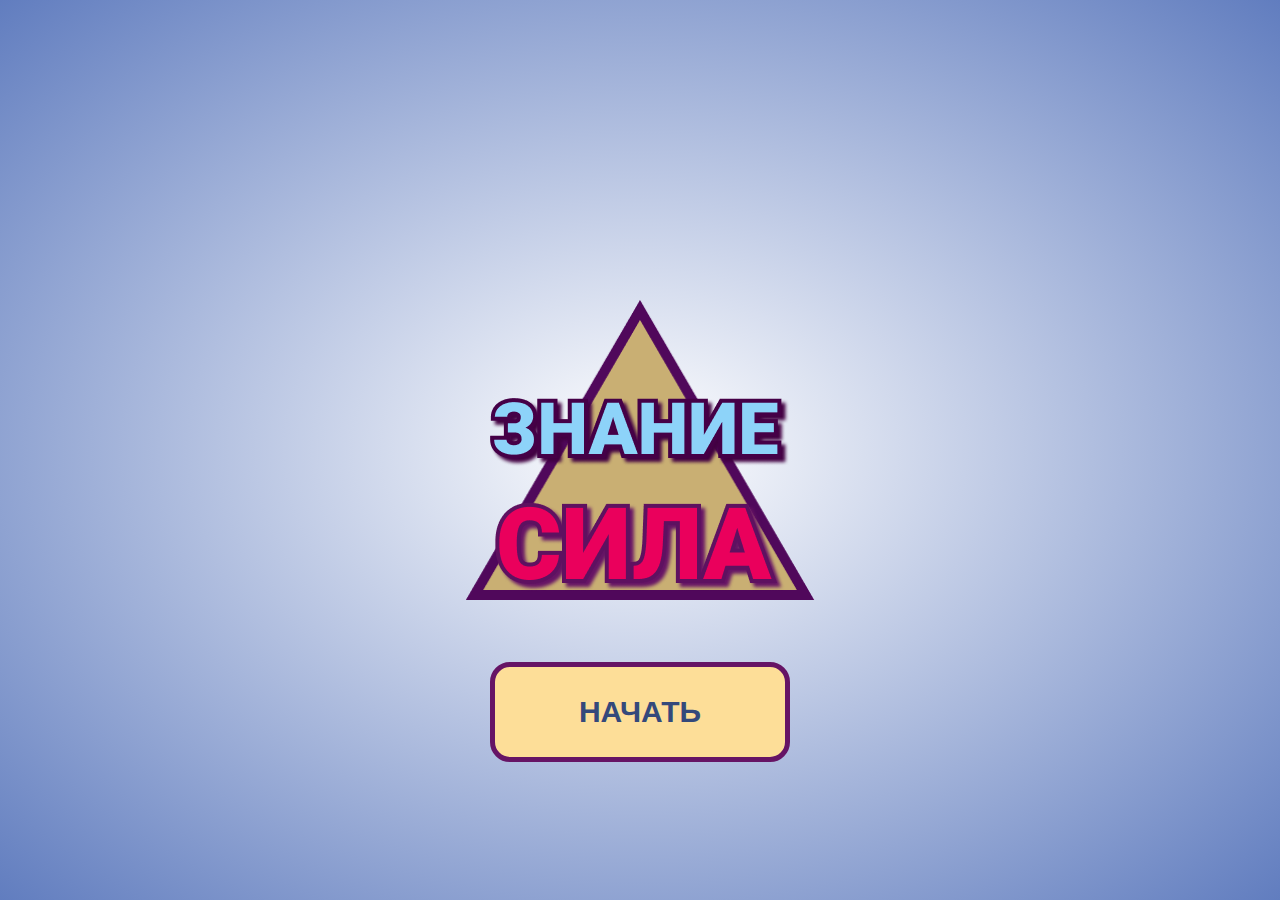
<file: index.html>
<!DOCTYPE html>
<html lang="en">
<head>
    <meta charset="UTF-8">
    <meta http-equiv="X-UA-Compatible" content="IE=edge">
    <meta name="viewport" content="width=device-width, initial-scale=1.0">
    <link rel="stylesheet" type="text/css" href="style.css">
    <link rel="preconnect" href="https://fonts.googleapis.com">
    <link rel="preconnect" href="https://fonts.gstatic.com" crossorigin>
    <link href="https://fonts.googleapis.com/css2?family=Roboto:wght@900&display=swap" rel="stylesheet">
    <title>Знание сила!</title>
</head>
<body>
    <div class="container">
        <div class='ugol'>
            <div class='content knowlege'>
                <img src="know.png"/>
            </div>
            <div class='content power'>
                <p>
                    <img src="power.png"/>
                </p>
            </div>
            <button class="button" class='content'>
                <div>
                    <a href="question1.html" class="start">
                        НАЧАТЬ
                    </a>
                </div>
            </button>
        </div>

    </div>
</body>
</html>
</file>
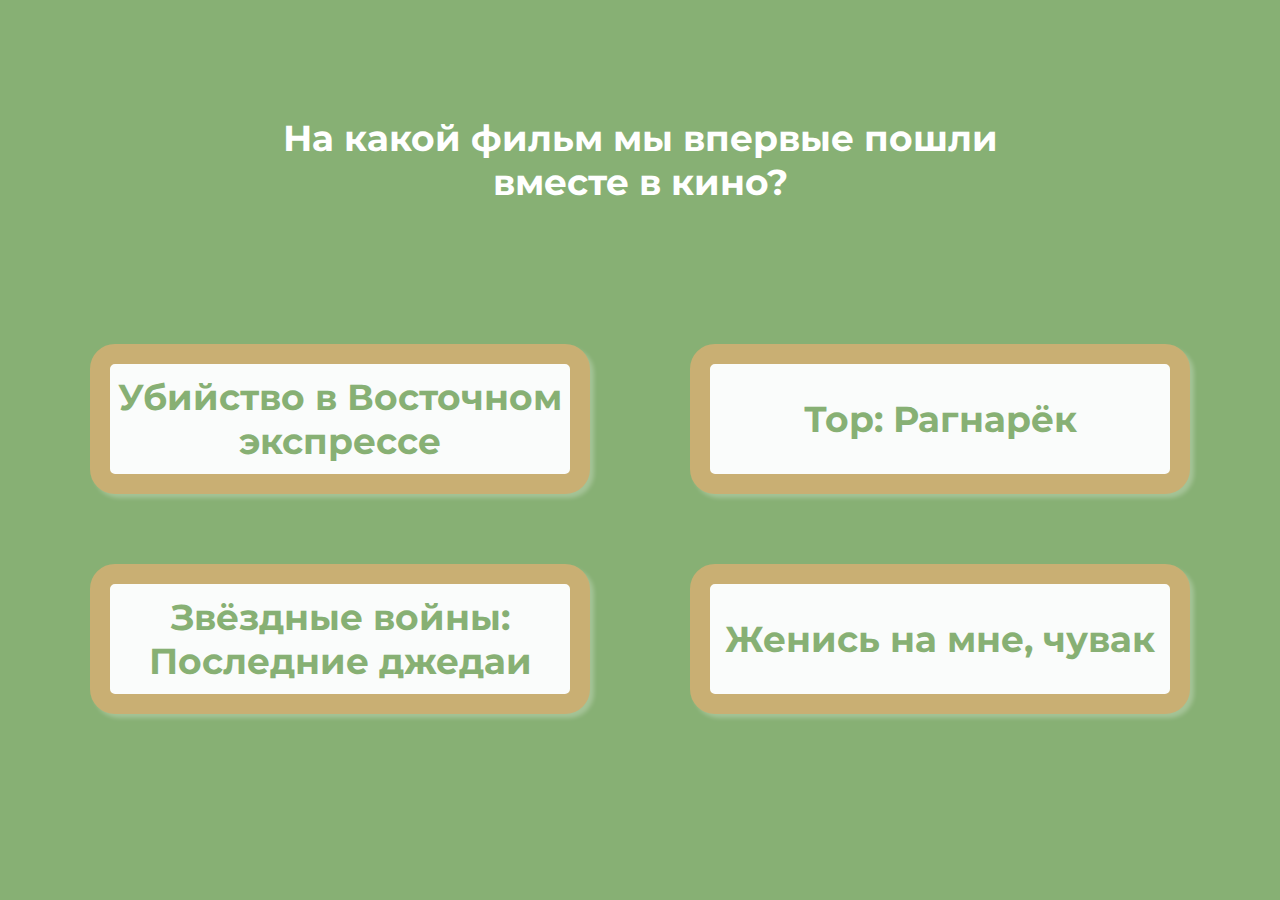
<file: question1.html>
<!DOCTYPE html>
<html lang="en">
<head>
    <meta charset="UTF-8">
    <meta http-equiv="X-UA-Compatible" content="IE=edge">
    <meta name="viewport" content="width=device-width, initial-scale=1.0">
    <link rel="stylesheet" type="text/css" href="style1.css">
    <link rel="preconnect" href="https://fonts.googleapis.com">
    <link rel="preconnect" href="https://fonts.gstatic.com" crossorigin>
    <link href="https://fonts.googleapis.com/css2?family=Roboto:wght@900&display=swap" rel="stylesheet">
    <link rel="preconnect" href="https://fonts.googleapis.com">
    <link rel="preconnect" href="https://fonts.gstatic.com" crossorigin>
    <link href="https://fonts.googleapis.com/css2?family=Montserrat:wght@700&display=swap" rel="stylesheet">    
    <title>Первый вопрос</title>
</head>
<body>
    <div class="container">
        <div class="question">На какой фильм мы впервые пошли вместе в кино?</div>
        <div class="buttons">
            <button class="button" class='content'>
                <div>
                    <a href="question2.html" class="answer">
                        Убийство в Восточном экспрессе
                    </a>
                </div>
            </button>
            <button class="button" class='content'>
                <div>
                    <a href="index.html" class="answer">
                        Тор: Рагнарёк
                    </a>
                </div>
            </button>
            <button class="button" class='content'>
                <div>
                    <a href="index.html" class="answer">
                        Звёздные войны: Последние джедаи
                    </a>
                </div>
            </button>
            <button class="button" class='content'>
                <div>
                    <a href="index.html" class="answer">
                        Женись на мне, чувак
                    </a>
                </div>
            </button>
        </div>
    </div>
</body>
</html>
</file>
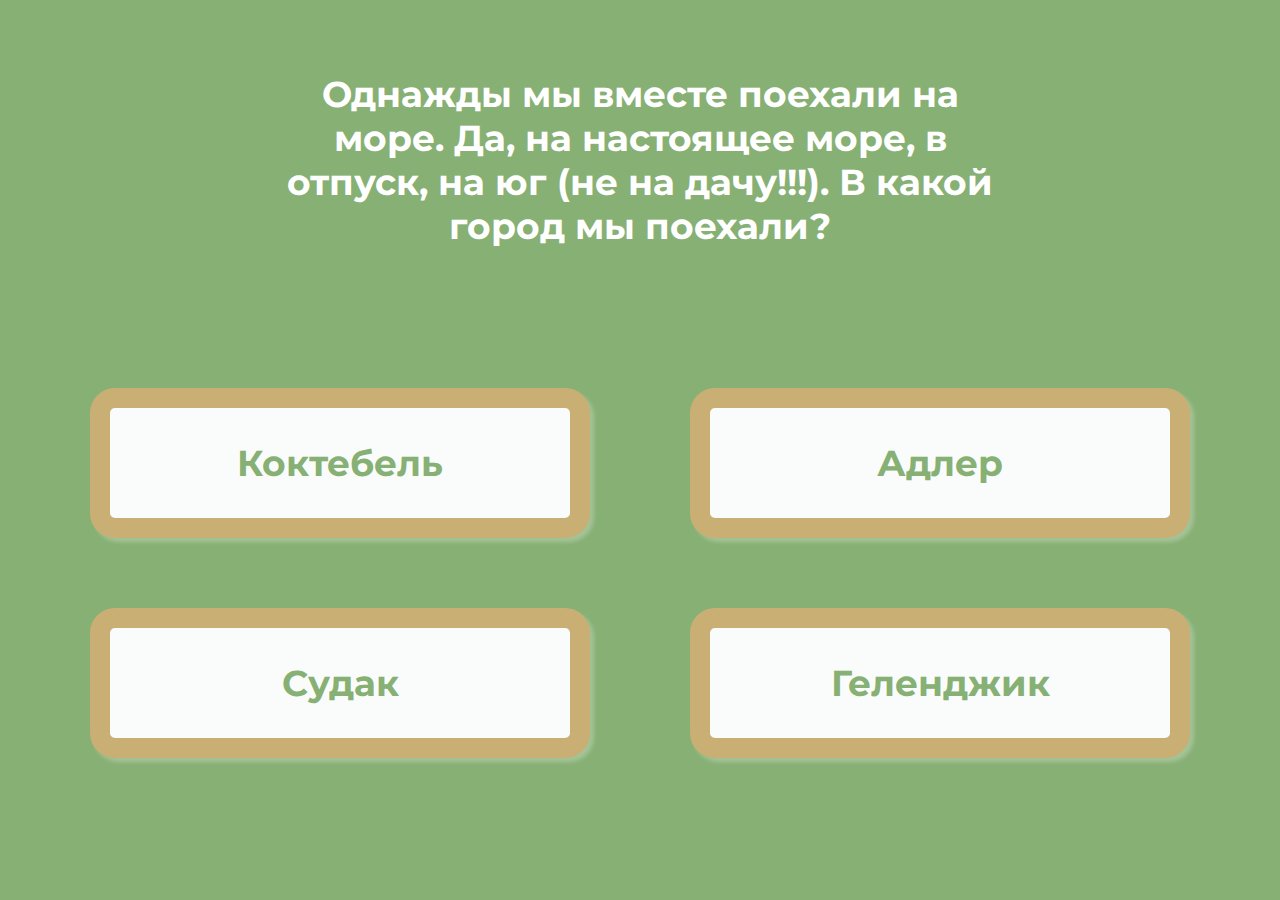
<file: question2.html>
<!DOCTYPE html>
<html lang="en">
<head>
    <meta charset="UTF-8">
    <meta http-equiv="X-UA-Compatible" content="IE=edge">
    <meta name="viewport" content="width=device-width, initial-scale=1.0">
    <link rel="stylesheet" type="text/css" href="style1.css">
    <link rel="preconnect" href="https://fonts.googleapis.com">
    <link rel="preconnect" href="https://fonts.gstatic.com" crossorigin>
    <link href="https://fonts.googleapis.com/css2?family=Roboto:wght@900&display=swap" rel="stylesheet">
    <link rel="preconnect" href="https://fonts.googleapis.com">
    <link rel="preconnect" href="https://fonts.gstatic.com" crossorigin>
    <link href="https://fonts.googleapis.com/css2?family=Montserrat:wght@700&display=swap" rel="stylesheet">    
    <title>Первый вопрос</title>
</head>
<body>
    <div class="container">
        <div class="question">Однажды мы вместе поехали на море. Да, на настоящее море, в отпуск, на юг (не на дачу!!!). В какой город мы поехали?</div>
        <div class="buttons">
            <button class="button" class='content'>
                <div>
                    <a href="true.html" class="answer">
                        Коктебель
                    </a>
                </div>
            </button>
            <button class="button" class='content'>
                <div>
                    <a href="true.html" class="answer">
                        Адлер
                    </a>
                </div>
            </button>
            <button class="button" class='content'>
                <div>
                    <a href="question3.html" class="answer">
                        Судак
                    </a>
                </div>
            </button>
            <button class="button" class='content'>
                <div>
                    <a href="true.html" class="answer">
                        Геленджик
                    </a>
                </div>
            </button>
        </div>
    </div>
</body>
</html>
</file>
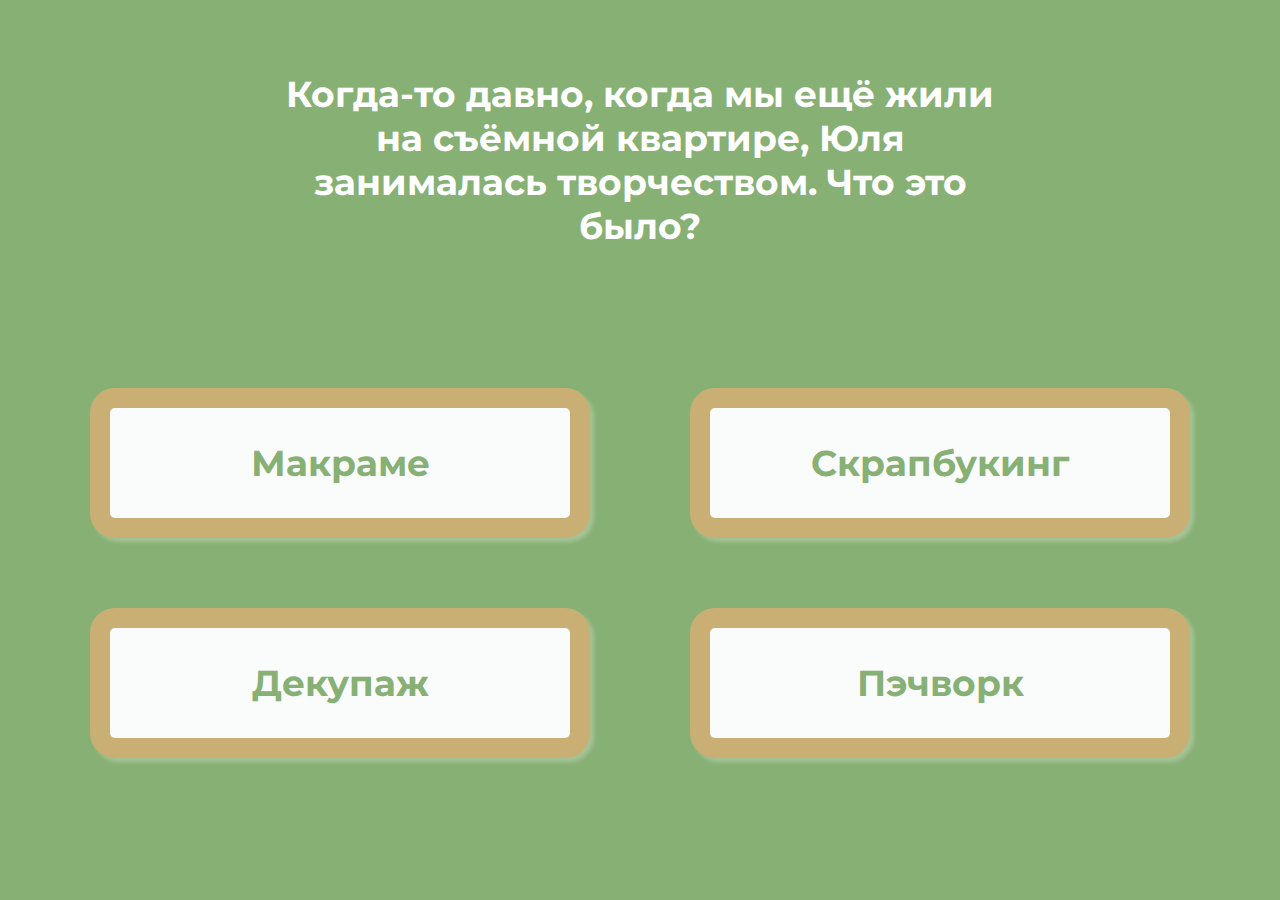
<file: question3.html>
<!DOCTYPE html>
<html lang="en">
<head>
    <meta charset="UTF-8">
    <meta http-equiv="X-UA-Compatible" content="IE=edge">
    <meta name="viewport" content="width=device-width, initial-scale=1.0">
    <link rel="stylesheet" type="text/css" href="style1.css">
    <link rel="preconnect" href="https://fonts.googleapis.com">
    <link rel="preconnect" href="https://fonts.gstatic.com" crossorigin>
    <link href="https://fonts.googleapis.com/css2?family=Roboto:wght@900&display=swap" rel="stylesheet">
    <link rel="preconnect" href="https://fonts.googleapis.com">
    <link rel="preconnect" href="https://fonts.gstatic.com" crossorigin>
    <link href="https://fonts.googleapis.com/css2?family=Montserrat:wght@700&display=swap" rel="stylesheet">    
    <title>Первый вопрос</title>
</head>
<body>
    <div class="container">
        <div class="question">Когда-то давно, когда мы ещё жили на съёмной квартире, Юля занималась творчеством. Что это было?</div>
        <div class="buttons">
            <button class="button" class='content'>
                <div>
                    <a href="true.html" class="answer">
                        Макраме
                    </a>
                </div>
            </button>
            <button class="button" class='content'>
                <div>
                    <a href="question5.html" class="answer">
                        Скрапбукинг
                    </a>
                </div>
            </button>
            <button class="button" class='content'>
                <div>
                    <a href="true.html" class="answer">
                        Декупаж
                    </a>
                </div>
            </button>
            <button class="button" class='content'>
                <div>
                    <a href="true.html" class="answer">
                        Пэчворк
                    </a>
                </div>
            </button>
        </div>
    </div>
</body>
</html>
</file>
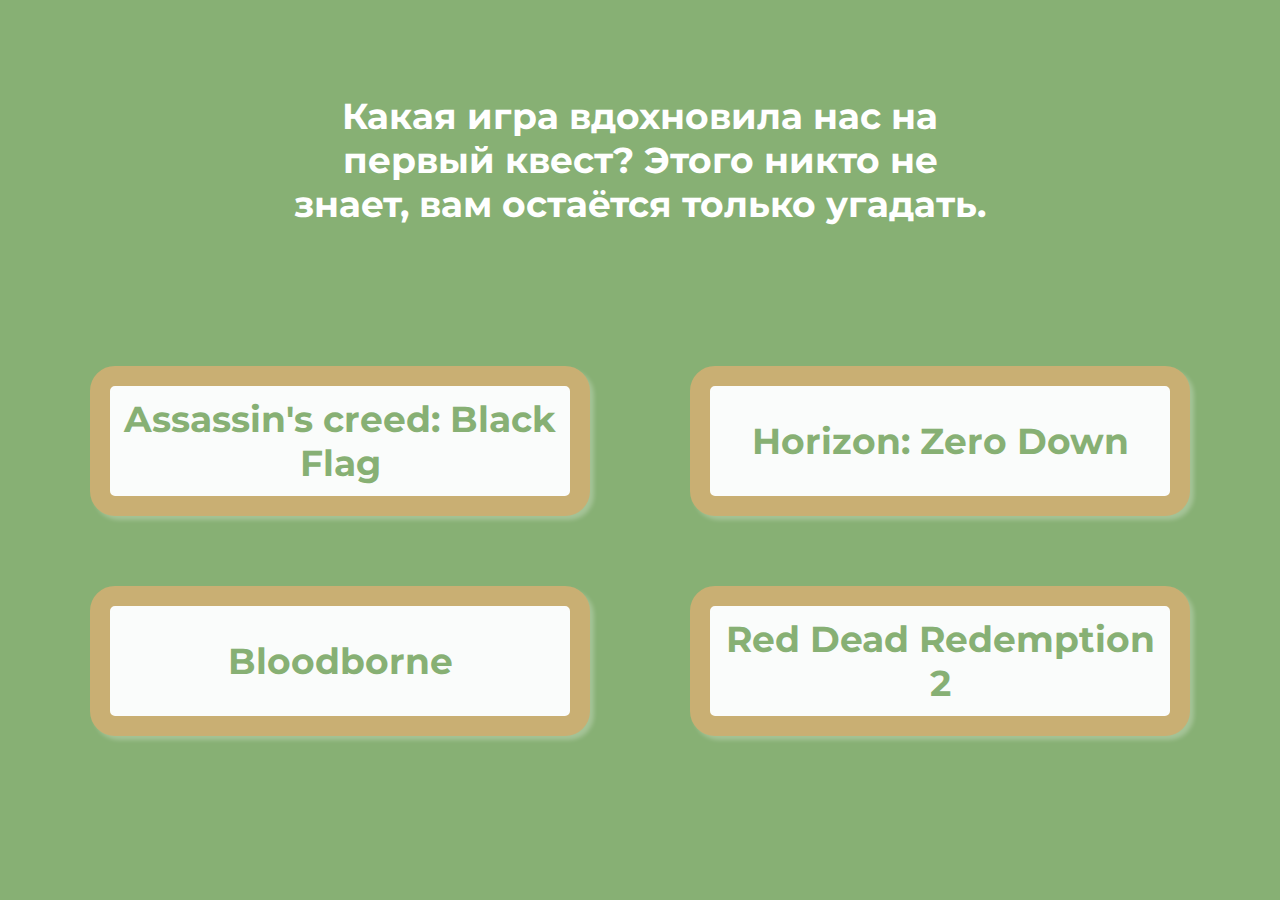
<file: question4.html>
<!DOCTYPE html>
<html lang="en">
<head>
    <meta charset="UTF-8">
    <meta http-equiv="X-UA-Compatible" content="IE=edge">
    <meta name="viewport" content="width=device-width, initial-scale=1.0">
    <link rel="stylesheet" type="text/css" href="style1.css">
    <link rel="preconnect" href="https://fonts.googleapis.com">
    <link rel="preconnect" href="https://fonts.gstatic.com" crossorigin>
    <link href="https://fonts.googleapis.com/css2?family=Roboto:wght@900&display=swap" rel="stylesheet">
    <link rel="preconnect" href="https://fonts.googleapis.com">
    <link rel="preconnect" href="https://fonts.gstatic.com" crossorigin>
    <link href="https://fonts.googleapis.com/css2?family=Montserrat:wght@700&display=swap" rel="stylesheet">    
    <title>Первый вопрос</title>
</head>
<body>
    <div class="container">
        <div class="question">Какая игра вдохновила нас на первый квест? Этого никто не знает, вам остаётся только угадать.</div>
        <div class="buttons">
            <button class="button" class='content'>
                <div>
                    <a href="scroll.html" class="answer">
                        Assassin's creed: Black Flag
                    </a>
                </div>
            </button>
            <button class="button" class='content'>
                <div>
                    <a href="true.html" class="answer">
                        Horizon: Zero Down
                    </a>
                </div>
            </button>
            <button class="button" class='content'>
                <div>
                    <a href="true.html" class="answer">
                        Bloodborne
                    </a>
                </div>
            </button>
            <button class="button" class='content'>
                <div>
                    <a href="true.html" class="answer">
                        Red Dead Redemption 2
                    </a>
                </div>
            </button>
        </div>
    </div>
</body>
</html>
</file>
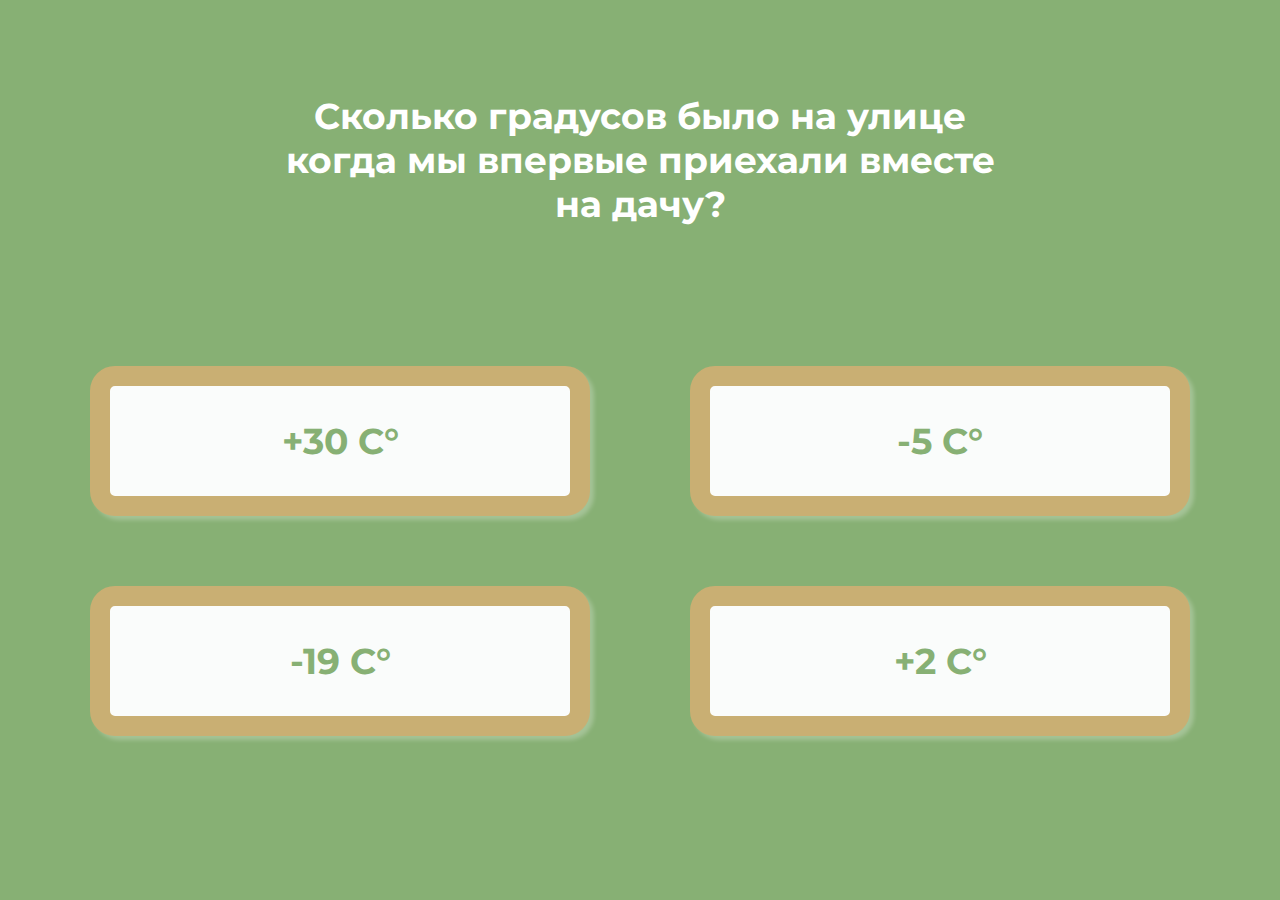
<file: question5.html>
<!DOCTYPE html>
<html lang="en">
<head>
    <meta charset="UTF-8">
    <meta http-equiv="X-UA-Compatible" content="IE=edge">
    <meta name="viewport" content="width=device-width, initial-scale=1.0">
    <link rel="stylesheet" type="text/css" href="style1.css">
    <link rel="preconnect" href="https://fonts.googleapis.com">
    <link rel="preconnect" href="https://fonts.gstatic.com" crossorigin>
    <link href="https://fonts.googleapis.com/css2?family=Roboto:wght@900&display=swap" rel="stylesheet">
    <link rel="preconnect" href="https://fonts.googleapis.com">
    <link rel="preconnect" href="https://fonts.gstatic.com" crossorigin>
    <link href="https://fonts.googleapis.com/css2?family=Montserrat:wght@700&display=swap" rel="stylesheet">    
    <title>Первый вопрос</title>
</head>
<body>
    <div class="container">
        <div class="question">Сколько градусов было на улице когда мы впервые приехали вместе на дачу?</div>
        <div class="buttons">
            <button class="button" class='content'>
                <div>
                    <a href="true.html" class="answer">
                        +30 С°
                    </a>
                </div>
            </button>
            <button class="button" class='content'>
                <div>
                    <a href="true.html" class="answer">
                        -5 С°
                    </a>
                </div>
            </button>
            <button class="button" class='content'>
                <div>
                    <a href="question4.html" class="answer">
                        -19 С°
                    </a>
                </div>
            </button>
            <button class="button" class='content'>
                <div>
                    <a href="true.html" class="answer">
                        +2 С°
                    </a>
                </div>
            </button>
        </div>
    </div>
</body>
</html>
</file>
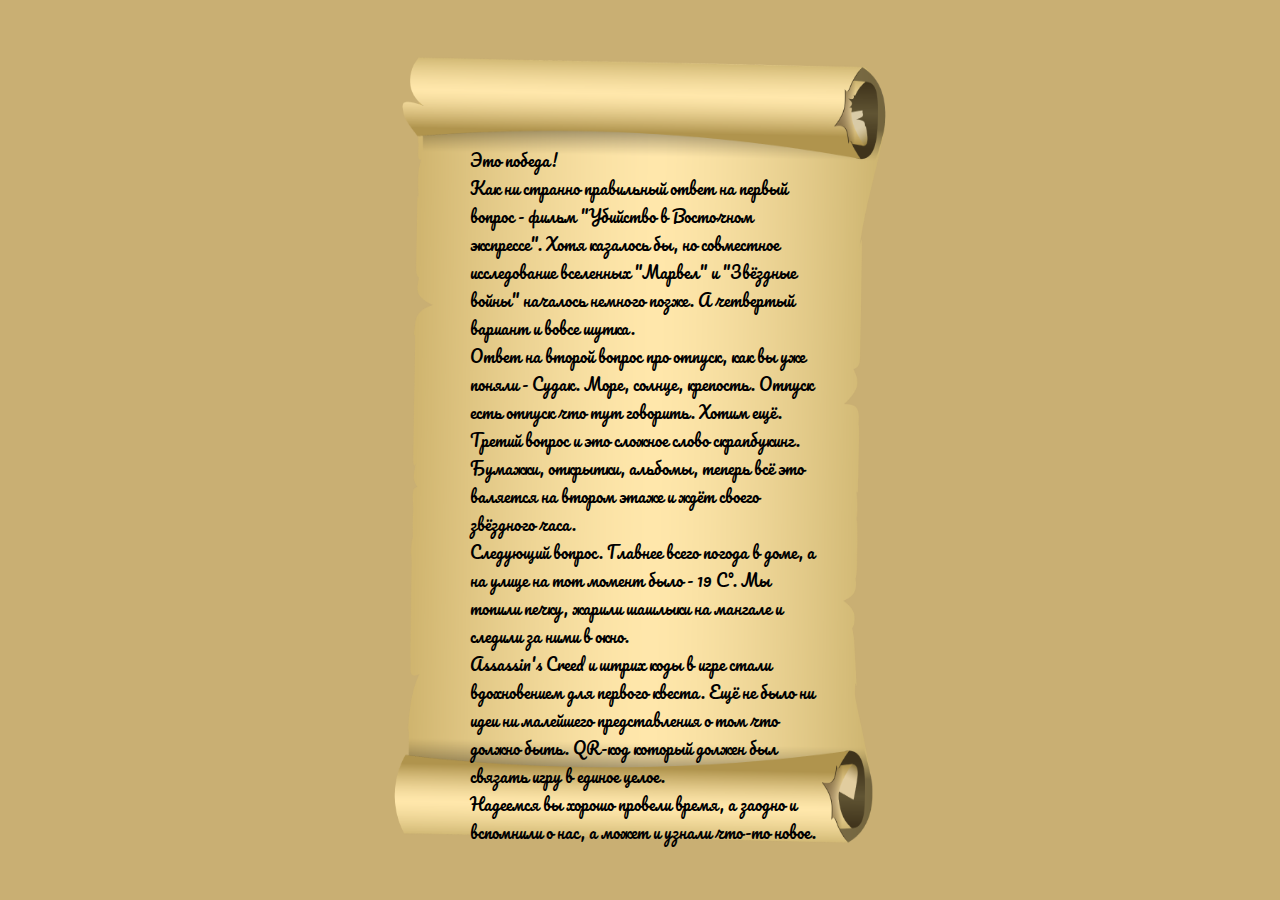
<file: scroll.html>
<!DOCTYPE html>
<html lang="en">
<head>
    <meta charset="UTF-8">
    <meta http-equiv="X-UA-Compatible" content="IE=edge">
    <meta name="viewport" content="width=device-width, initial-scale=1.0">
    <link rel="stylesheet" type="text/css" href="scrollstyle.css">
    <link rel="preconnect" href="https://fonts.googleapis.com">
    <link rel="preconnect" href="https://fonts.gstatic.com" crossorigin>
    <link href="https://fonts.googleapis.com/css2?family=Pacifico&display=swap" rel="stylesheet">
    <title>Знание сила!</title>
</head>
<body>
    <div class="container">
        <div class='content knowlege'>
            <p>
                Это победа!
<br/>Как ни странно правильный ответ на первый вопрос - фильм "Убийство в Восточном экспрессе". Хотя казалось бы, но совместное исследование вселенных  "Марвел" и "Звёздные войны" началось немного позже.  А четвертый вариант и вовсе шутка.
<br/>Ответ на второй вопрос про отпуск, как вы уже поняли - Судак.  Море, солнце, крепость.  Отпуск есть отпуск что тут говорить.  Хотим ещё. 
<br/>Третий вопрос и это сложное слово скрапбукинг.  Бумажки, открытки, альбомы, теперь всё это валяется на втором этаже и ждёт своего звёздного часа.
 <br/>Следующий вопрос.  Главнее всего погода в доме,  а на улице на тот момент было - 19 С°.  Мы топили печку, жарили шашлыки на мангале и следили за ними в окно.
 <br/>Assassin's Creed  и штрих коды в игре   стали вдохновением для первого  квеста.  Ещё не было ни идеи ни малейшего представления о том что должно быть.
 QR-код который должен был связать игру в единое целое.
 <br/>Надеемся вы хорошо провели время, а заодно и вспомнили о нас, а может и узнали что-то новое.
            </p>
        </div>
    </div>
</body>
</html>
</file>
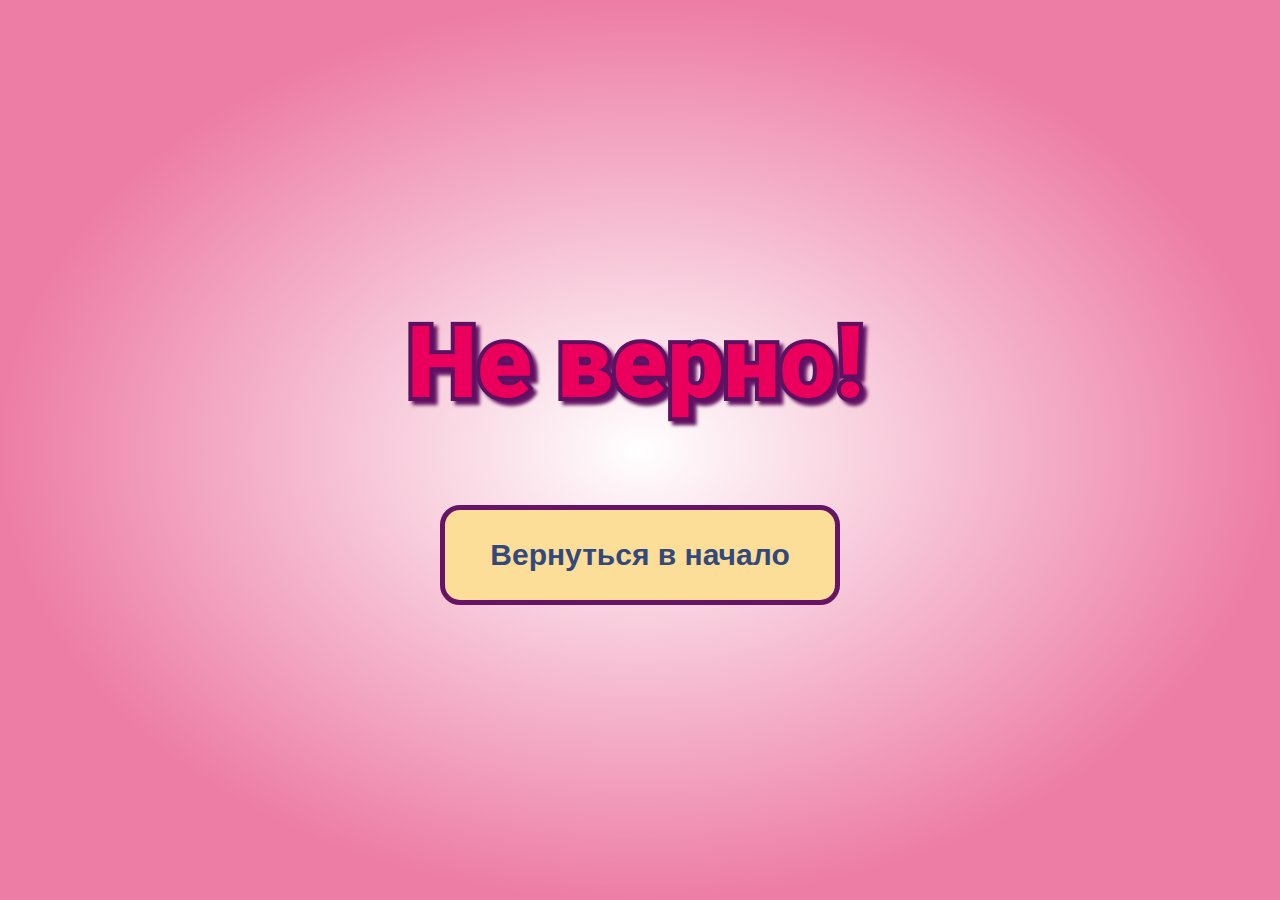
<file: true.html>
<!DOCTYPE html>
<html lang="en">
<head>
    <meta charset="UTF-8">
    <meta http-equiv="X-UA-Compatible" content="IE=edge">
    <meta name="viewport" content="width=device-width, initial-scale=1.0">
    <link rel="stylesheet" type="text/css" href="stylewrong.css">
    <link rel="preconnect" href="https://fonts.googleapis.com">
    <link rel="preconnect" href="https://fonts.gstatic.com" crossorigin>
    <link href="https://fonts.googleapis.com/css2?family=Roboto:wght@900&display=swap" rel="stylesheet">
    <title>Знание сила!</title>
</head>
<body>
    <div class="container">

            <div class='content knowlege'>
                <!-- <img src="wrong.png"/> -->
            </div>

            <button class="button" class='content'>
                <div>
                    <a href="index.html" class="start">
                        Вернуться в начало
                    </a>
                </div>
            </button>

    </div>
</body>
</html>
</file>
<file: style.css>
body{
    margin: 0px;
    height: 100%;
}
.container {
    background: radial-gradient(white,#617DBF);
    width: 100%;
    height: 100vh;
    display: flex;
    justify-content: center;
    align-items: center;
    flex-direction: column;
}
.ugol {
    background: url(3ugol.png) 50% 50% no-repeat;
    background-size: 350px 300px;
    width: 100%;
    height: 100vh;
    display: flex;
    justify-content: center;
    align-items: center;
    flex-direction: column;
}
.content {
    font-family: 'Roboto', sans-serif;
}
.knowlege {
    padding-top: 260px;
}
.power {
    margin-top: 15px;
}
.button {
    margin-top: 50px;
    width: 300px;
    height: 100px;
    background: #FDDE98;
    border: 5px solid #661465;
    box-sizing: border-box;
    border-radius: 20px;
    font-style: normal;
    font-weight: 900;
    font-size: 30px;
    color: #34497B;
}
.start:hover {
    text-decoration: underline;
    cursor: pointer;
}
.start {
    color: #34497B;
    text-decoration: none;
}
</file>
<file: style1.css>
body {
  margin: 0px;
  height: 100%;
}
.container {
  background-color: #87b074;
  width: 100%;
  height: 100vh;
  display: flex;
  justify-content: center;
  align-items: center;
  flex-direction: column;
}
.question {
  width: 718px;
  font-family: "Montserrat", sans-serif;
  font-style: normal;
  font-weight: bold;
  font-size: 36px;
  line-height: 44px;
  text-align: center;

  color: #ffffff;
  margin-bottom: 140px;
}
.button {
  width: 500px;
  height: 150px;
  background: #fafcfb;
  border: 20px solid #c9af73;
  box-sizing: border-box;
  box-shadow: 4px 4px 4px rgba(255, 255, 255, 0.25);
  border-radius: 25px;
  margin-bottom: 70px;
  margin-left: 30px;
  margin-right: 30px;
}
.buttons {
  max-width: 1200px;
  display: flex;
  justify-content: space-around;
  align-items: stretch;
  flex-wrap: wrap;
}
.answer {
  font-family: "Montserrat", sans-serif;
  font-style: normal;
  font-weight: bold;
  font-size: 36px;
  line-height: 44px;
  /* identical to box height */

  text-decoration: none;
  color: #87b074;
}
.button:hover {
  text-decoration: underline;
  cursor: pointer;
}
@media (max-width: 1135px) {
  .question {
    width: 299px;
    height: 72px;
    font-family: "Montserrat", sans-serif;
    font-style: normal;
    font-weight: bold;
    font-size: 20px;
    line-height: 24px;
    text-align: center;

    color: #ffffff;
    margin-bottom: 100px;
  }
  .button {
    width: 283px;
    height: 83px;
    background: #fafcfb;
    border: 10px solid #c9af73;
    box-shadow: 4px 4px 4px rgba(255, 255, 255, 0.25);
    border-radius: 5px;
    margin-bottom: 20px;
    margin-left: 0px;
    margin-right: 0px;
  }
  .answer {
    font-size: 18px;
    line-height: 22px;
  }
}
</file>
<file: scrollstyle.css>
body {
  margin: 0px;
  height: 100%;
}
.container {
  background: #c9af73;
  width: 100%;
  height: 100vh;
  display: flex;
  justify-content: center;
  align-items: center;
  flex-direction: column;
}

.knowlege {
  background: url(scroll.png) 50% 50% no-repeat;
  background-size: 500px 800px;
  width: 700px;
  height: 800px;
}
p {
  padding-top: 80px;
  padding-left: 180px;
  width: 350px;
  font-family: "Pacifico", cursive;
}
.power {
  margin-top: 15px;
}
.button {
  margin-top: 50px;
  width: 400px;
  height: 100px;
  background: #fdde98;
  border: 5px solid #661465;
  box-sizing: border-box;
  border-radius: 20px;
  font-style: normal;
  font-weight: 900;
  font-size: 30px;
  color: #34497b;
}
.start:hover {
  text-decoration: underline;
  cursor: pointer;
}
.start {
  color: #34497b;
  text-decoration: none;
}
@media (max-width: 700px) {
  .knowlege {
    background: url(scroll.png) 50% 50% no-repeat;
    background-size: 420px 700px;
    width: 700px;
    height: 800px;
  }
  p {
    padding-top: 130px;
    padding-left: 180px;
    width: 350px;
    font-family: "Pacifico", cursive;
    font-size: 14px;
  }
}
</file>
<file: stylewrong.css>
body {
  margin: 0px;
  height: 100%;
}
.container {
  background: radial-gradient(
    50% 50% at 50% 50%,
    rgba(237, 125, 165, 0) 0%,
    #ed7da5 100%
  );
  width: 100%;
  height: 100vh;
  display: flex;
  justify-content: center;
  align-items: center;
  flex-direction: column;
}
.content {
  font-family: "Roboto", sans-serif;
}
.knowlege {
  background: url(wrong.png) 50% 50% no-repeat;
  width: 500px;
  padding-top: 160px;
}
.power {
  margin-top: 15px;
}
.button {
  margin-top: 50px;
  width: 400px;
  height: 100px;
  background: #fdde98;
  border: 5px solid #661465;
  box-sizing: border-box;
  border-radius: 20px;
  font-style: normal;
  font-weight: 900;
  font-size: 30px;
  color: #34497b;
}
.start:hover {
  text-decoration: underline;
  cursor: pointer;
}
.start {
  color: #34497b;
  text-decoration: none;
}
@media (max-width: 500px) {
  .knowlege {
    background: url(wronglittle.png) 50% 50% no-repeat;
    width: 300px;
    padding-top: 160px;
  }
  .button {
    margin-top: 50px;
    width: 250px;
    height: 50px;
    background: #fdde98;
    border: 3px solid #661465;
    box-sizing: border-box;
    border-radius: 10px;
    font-style: normal;
    font-weight: 900;
    font-size: 18px;
    color: #34497b;
  }
}
</file>
